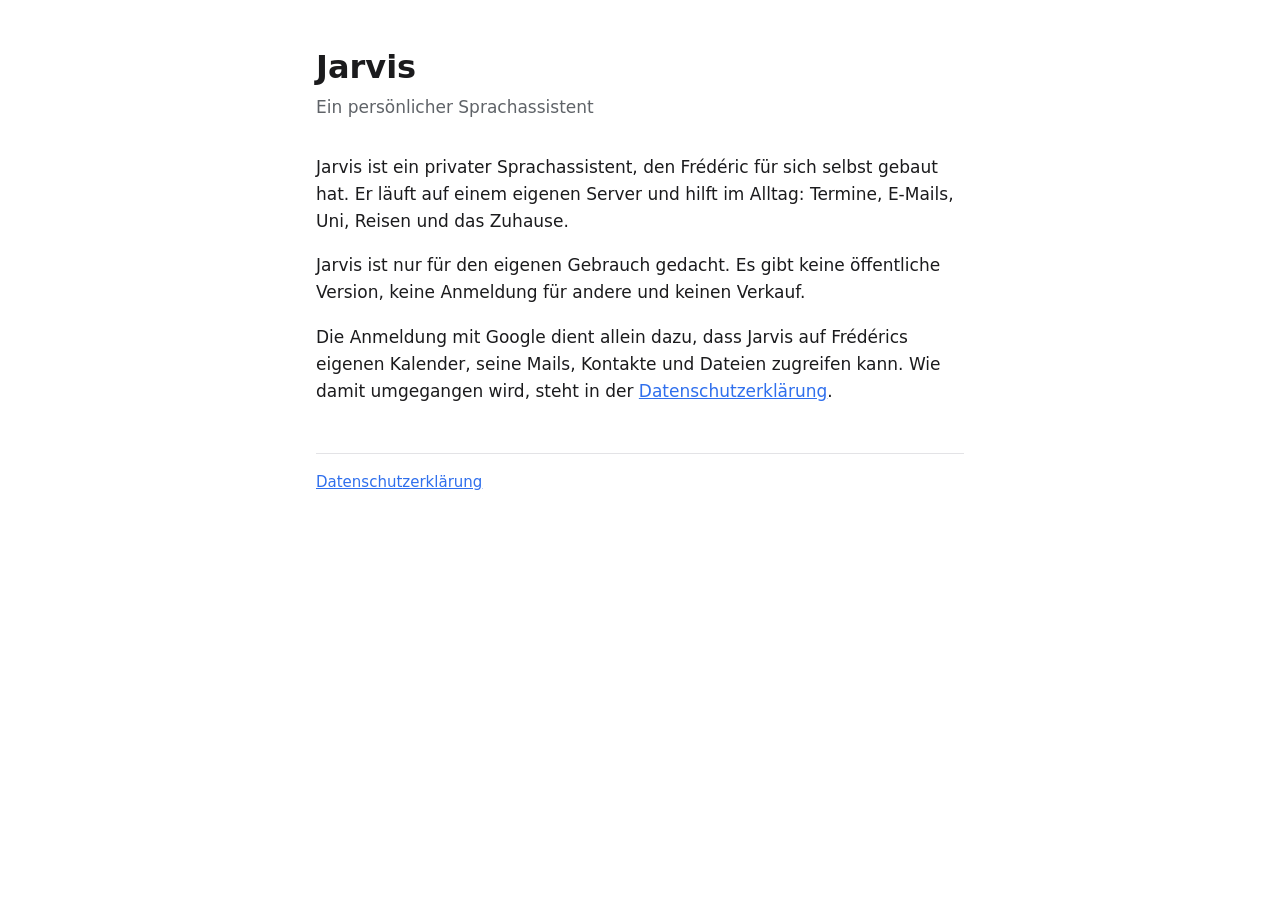
<file: index.html>
<!doctype html>
<html lang="de">
<head>
<meta charset="utf-8">
<meta name="viewport" content="width=device-width, initial-scale=1">
<title>Jarvis</title>
<link rel="stylesheet" href="style.css">
</head>
<body>
<main>
<h1>Jarvis</h1>
<p class="sub">Ein persönlicher Sprachassistent</p>
<p>Jarvis ist ein privater Sprachassistent, den Frédéric für sich selbst gebaut hat. Er läuft auf einem eigenen Server und hilft
im Alltag: Termine, E-Mails, Uni, Reisen und das Zuhause.</p>
<p>Jarvis ist nur für den eigenen Gebrauch gedacht. Es gibt keine öffentliche Version, keine Anmeldung für andere und keinen Verkauf.</p>
<p>Die Anmeldung mit Google dient allein dazu, dass Jarvis auf Frédérics eigenen Kalender, seine Mails, Kontakte und Dateien
zugreifen kann. Wie damit umgegangen wird, steht in der <a href="datenschutz.html">Datenschutzerklärung</a>.</p>
<footer><a href="datenschutz.html">Datenschutzerklärung</a></footer>
</main>
</body>
</html>
</file>
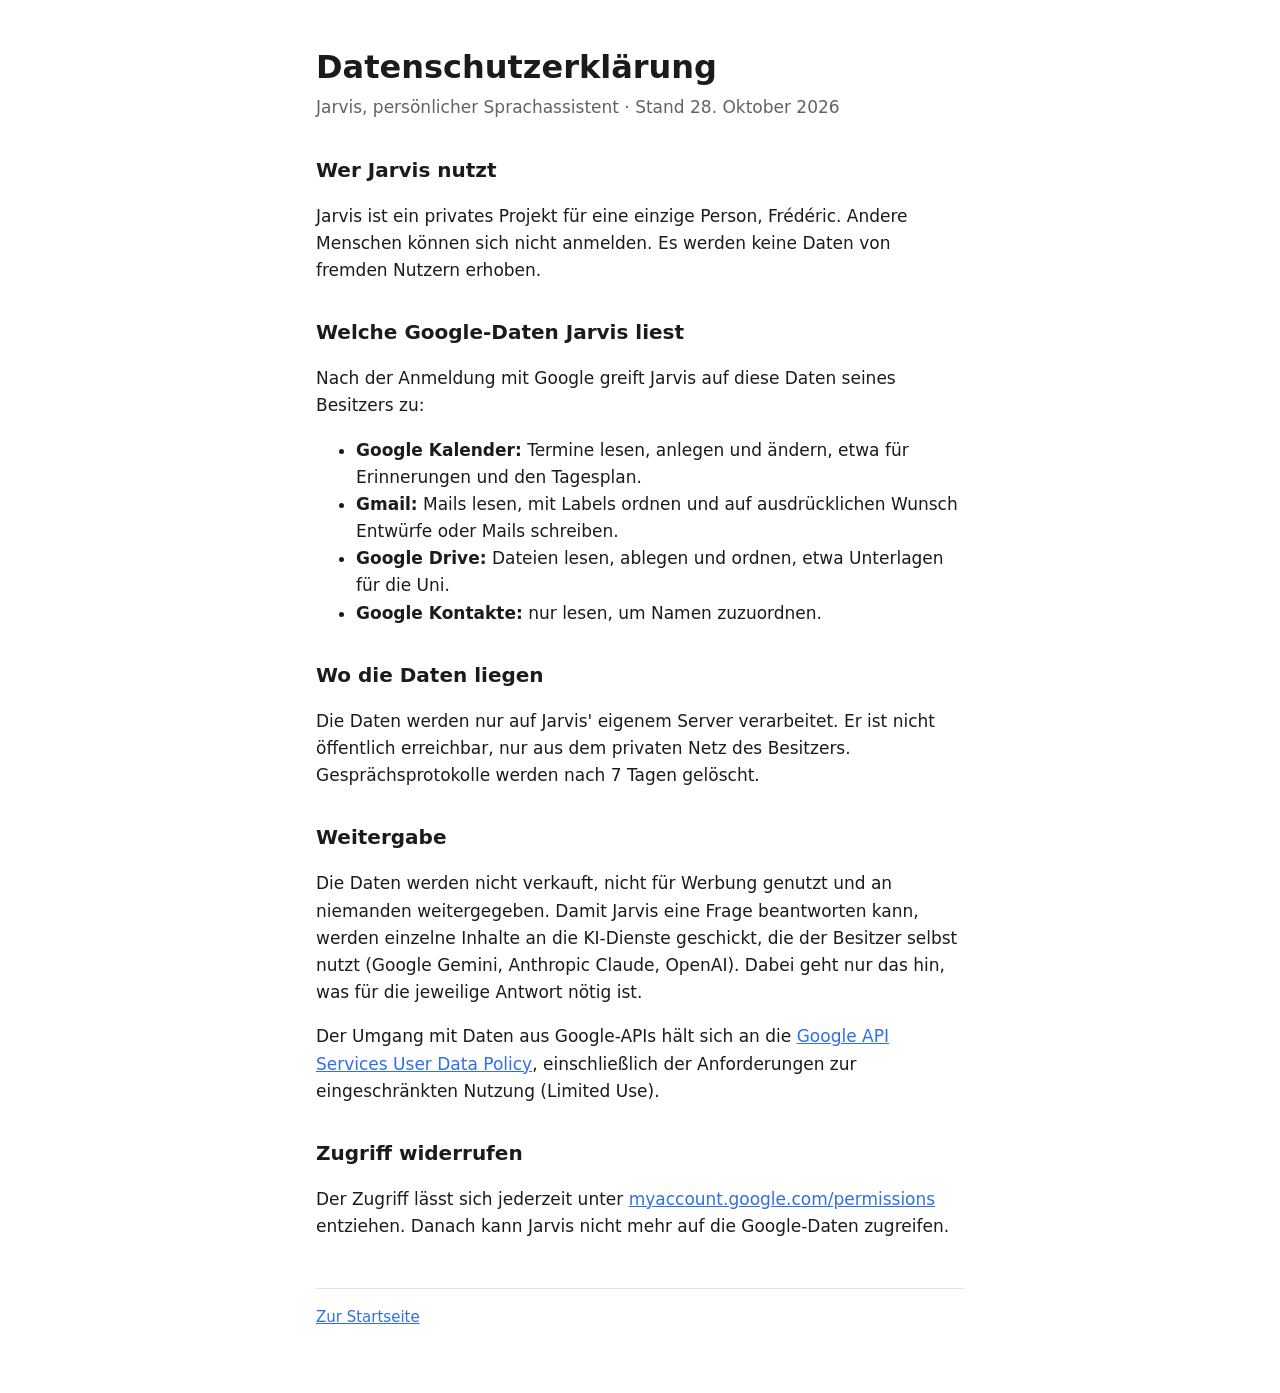
<file: datenschutz.html>
<!doctype html>
<html lang="de">
<head>
<meta charset="utf-8">
<meta name="viewport" content="width=device-width, initial-scale=1">
<title>Jarvis Datenschutz</title>
<link rel="stylesheet" href="style.css">
</head>
<body>
<main>
<h1>Datenschutzerklärung</h1>
<p class="sub">Jarvis, persönlicher Sprachassistent · Stand 28. Oktober 2026</p>

<h2>Wer Jarvis nutzt</h2>
<p>Jarvis ist ein privates Projekt für eine einzige Person, Frédéric. Andere Menschen können sich nicht anmelden.
Es werden keine Daten von fremden Nutzern erhoben.</p>

<h2>Welche Google-Daten Jarvis liest</h2>
<p>Nach der Anmeldung mit Google greift Jarvis auf diese Daten seines Besitzers zu:</p>
<ul>
<li><strong>Google Kalender:</strong> Termine lesen, anlegen und ändern, etwa für Erinnerungen und den Tagesplan.</li>
<li><strong>Gmail:</strong> Mails lesen, mit Labels ordnen und auf ausdrücklichen Wunsch Entwürfe oder Mails schreiben.</li>
<li><strong>Google Drive:</strong> Dateien lesen, ablegen und ordnen, etwa Unterlagen für die Uni.</li>
<li><strong>Google Kontakte:</strong> nur lesen, um Namen zuzuordnen.</li>
</ul>

<h2>Wo die Daten liegen</h2>
<p>Die Daten werden nur auf Jarvis' eigenem Server verarbeitet. Er ist nicht öffentlich erreichbar, nur aus dem privaten Netz
des Besitzers. Gesprächsprotokolle werden nach 7 Tagen gelöscht.</p>

<h2>Weitergabe</h2>
<p>Die Daten werden nicht verkauft, nicht für Werbung genutzt und an niemanden weitergegeben. Damit Jarvis eine Frage beantworten
kann, werden einzelne Inhalte an die KI-Dienste geschickt, die der Besitzer selbst nutzt (Google Gemini, Anthropic Claude,
OpenAI). Dabei geht nur das hin, was für die jeweilige Antwort nötig ist.</p>
<p>Der Umgang mit Daten aus Google-APIs hält sich an die
<a href="https://developers.google.com/terms/api-services-user-data-policy">Google API Services User Data Policy</a>,
einschließlich der Anforderungen zur eingeschränkten Nutzung (Limited Use).</p>

<h2>Zugriff widerrufen</h2>
<p>Der Zugriff lässt sich jederzeit unter <a href="https://myaccount.google.com/permissions">myaccount.google.com/permissions</a>
entziehen. Danach kann Jarvis nicht mehr auf die Google-Daten zugreifen.</p>

<footer><a href="index.html">Zur Startseite</a></footer>
</main>
</body>
</html>
</file>
<file: style.css>
:root { --bg: #ffffff; --fg: #1b1b1d; --muted: #5f6368; --line: #e3e3e6; --accent: #2f6fed; }
@media (prefers-color-scheme: dark) { :root { --bg: #0b0b0c; --fg: #ececee; --muted: #a0a0a8; --line: #2a2a2e; --accent: #7aa2ff; } }
* { box-sizing: border-box; }
body { margin: 0; background: var(--bg); color: var(--fg); font: 17px/1.6 system-ui, -apple-system, "Segoe UI", sans-serif; }
main { max-width: 680px; margin: 0 auto; padding: 48px 16px 64px; }
h1 { font-size: 32px; line-height: 1.2; margin: 0 0 8px; }
h2 { font-size: 20px; margin: 32px 0 8px; }
p, li { color: var(--fg); }
.sub { color: var(--muted); margin: 0 0 32px; }
a { color: var(--accent); }
footer { margin-top: 48px; padding-top: 16px; border-top: 1px solid var(--line); color: var(--muted); font-size: 15px; }
</file>
